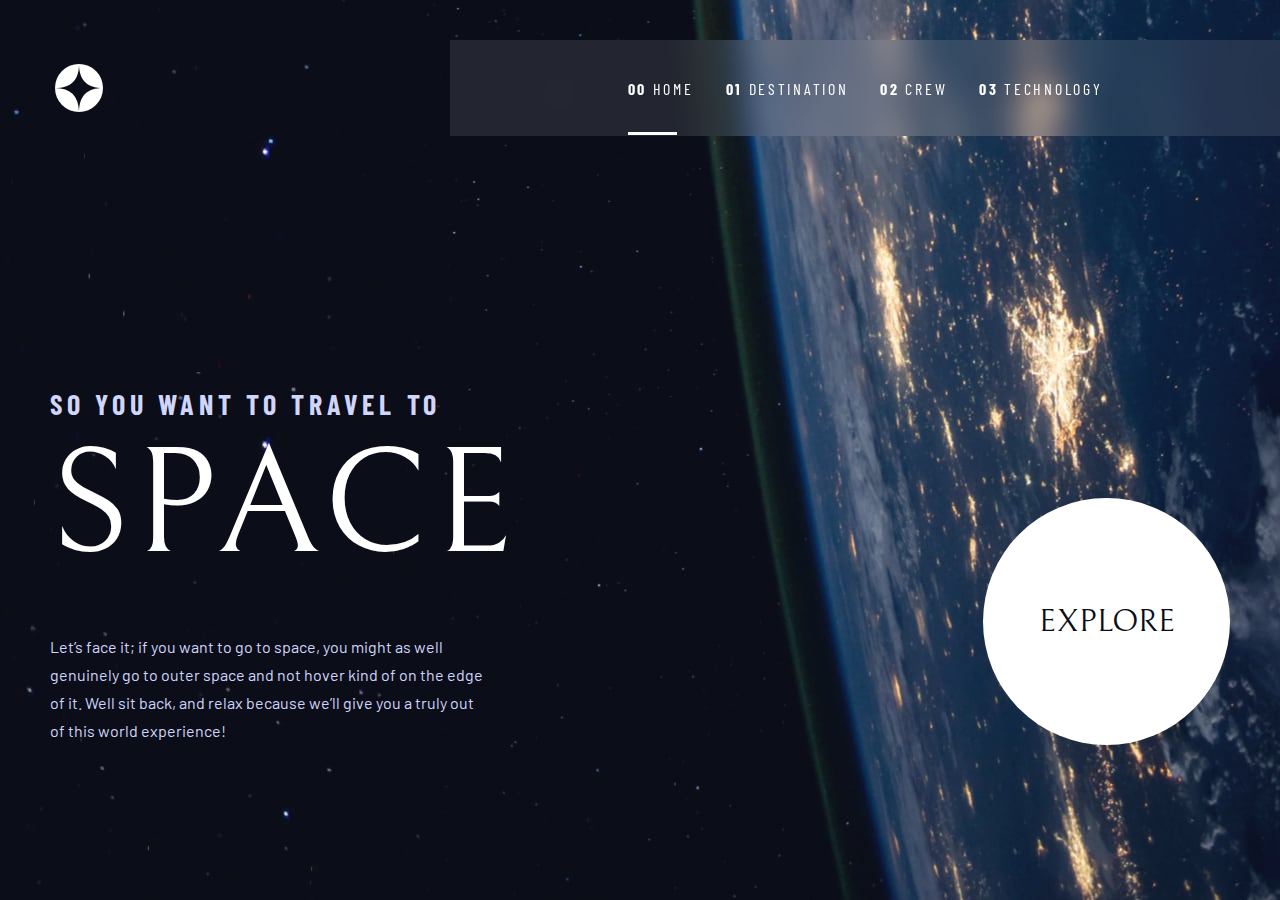
<file: index.html>
<!DOCTYPE html>
<html lang="en">
  <head>
    <!-- SEO -->

    <meta charset="UTF-8" />
    <meta name="viewport" content="width=device-width, initial-scale=1.0" />
    <title>Frontend Mentor | Space Tourism Website</title>

    <!-- Favicon -->

    <link
      rel="icon"
      type="image/png"
      sizes="32x32"
      href="./assets/favicon-32x32.png"
    />

    <!-- Google Fonts -->

    <link rel="preconnect" href="https://fonts.googleapis.com" />
    <link rel="preconnect" href="https://fonts.gstatic.com" crossorigin />
    <link
      href="https://fonts.googleapis.com/css2?family=Barlow+Condensed:ital,wght@0,400;0,700;1,400;1,700&family=Barlow:ital@0;1&family=Bellefair&display=swap"
      rel="stylesheet"
    />

    <!-- Page Styles -->

    <link rel="stylesheet" href="css/reset.css" />
    <link rel="stylesheet" href="css/utilities.css" />
    <link rel="stylesheet" href="css/global.css" />

    <link rel="stylesheet" href="css/index.css" />
  </head>
  <!-- id='swup' class='transition-fade'> -->

  <body>
    <header class="primary-header">
      <div class="primary-logo">
        <img
          src="starter-code/assets/shared/logo.svg"
          width="48"
          height="48"
          alt="Space Tourism Logo"
        />
      </div>
      <div class="primary-decorative">
        <svg viewBox="0 0 473 1">
          <path fill="#fff" d="M0 0h473v1H0z" opacity=".251" />
        </svg>
      </div>
      <nav class="primary-nav">
        <ul class="primary-nav__list">
          <li class="primary-nav__item primary-nav__item--active">
            <a href="/index.html" class="primary-nav__link">
              <span class="number">00</span>
              Home
            </a>
          </li>
          <li class="primary-nav__item">
            <a href="/destination.html" class="primary-nav__link">
              <span class="number">01</span>
              Destination
            </a>
          </li>
          <li class="primary-nav__item">
            <a href="/crew.html" class="primary-nav__link">
              <span class="number">02</span>
              Crew
            </a>
          </li>
          <li class="primary-nav__item">
            <a href="/technology-vehicle.html" class="primary-nav__link">
              <span class="number">03</span>
              Technology
            </a>
          </li>
        </ul>
      </nav>
      <nav class="mobile-nav" id="js-mobile-nav">
        <div class="mobile-nav__close" onclick="closeNav()">
          <img src="/starter-code/assets/shared/icon-close.svg" alt="" />
        </div>
        <ul class="mobile-nav__list">
          <li>
            <a href="index.html" class="primary-nav__link"
              ><span class="number">00</span> Home</a
            >
          </li>
          <li>
            <a href="destination.html" class="primary-nav__link"
              ><span class="number">01</span> Destination</a
            >
          </li>
          <li>
            <a href="crew.html" class="primary-nav__link"
              ><span class="number">02</span> Crew</a
            >
          </li>
          <li>
            <a href="technology-vehicle.html" class="primary-nav__link"
              ><span class="number">03</span> Technology</a
            >
          </li>
        </ul>
      </nav>
      <div class="primary-burger" onclick="openNav()">
        <img src="/starter-code/assets/shared/icon-hamburger.svg" alt="" />
      </div>
    </header>
    <main class="page | text-center">
      <div class="page__left | m-0auto">
        <h1 class="page__title | text-blue heading-5 text-uppercase">
          So you want to travel to
          <span class="text-white heading-1">Space</span>
        </h1>
        <p class="text-blue">
          Let&rsquo;s face it; if you want to go to space, you might as well
          genuinely go to outer space and not hover kind of on the edge of it.
          Well sit back, and relax because we&rsquo;ll give you a truly out of
          this world experience!
        </p>
      </div>

      <div class="page__right">
        <a
          href="destination.html"
          class="page__cta | text-uppercase text-center heading-4"
          >Explore</a
        >
      </div>
    </main>
    <script type="module" src="../js/app.js"></script>
  </body>
</html>
</file>
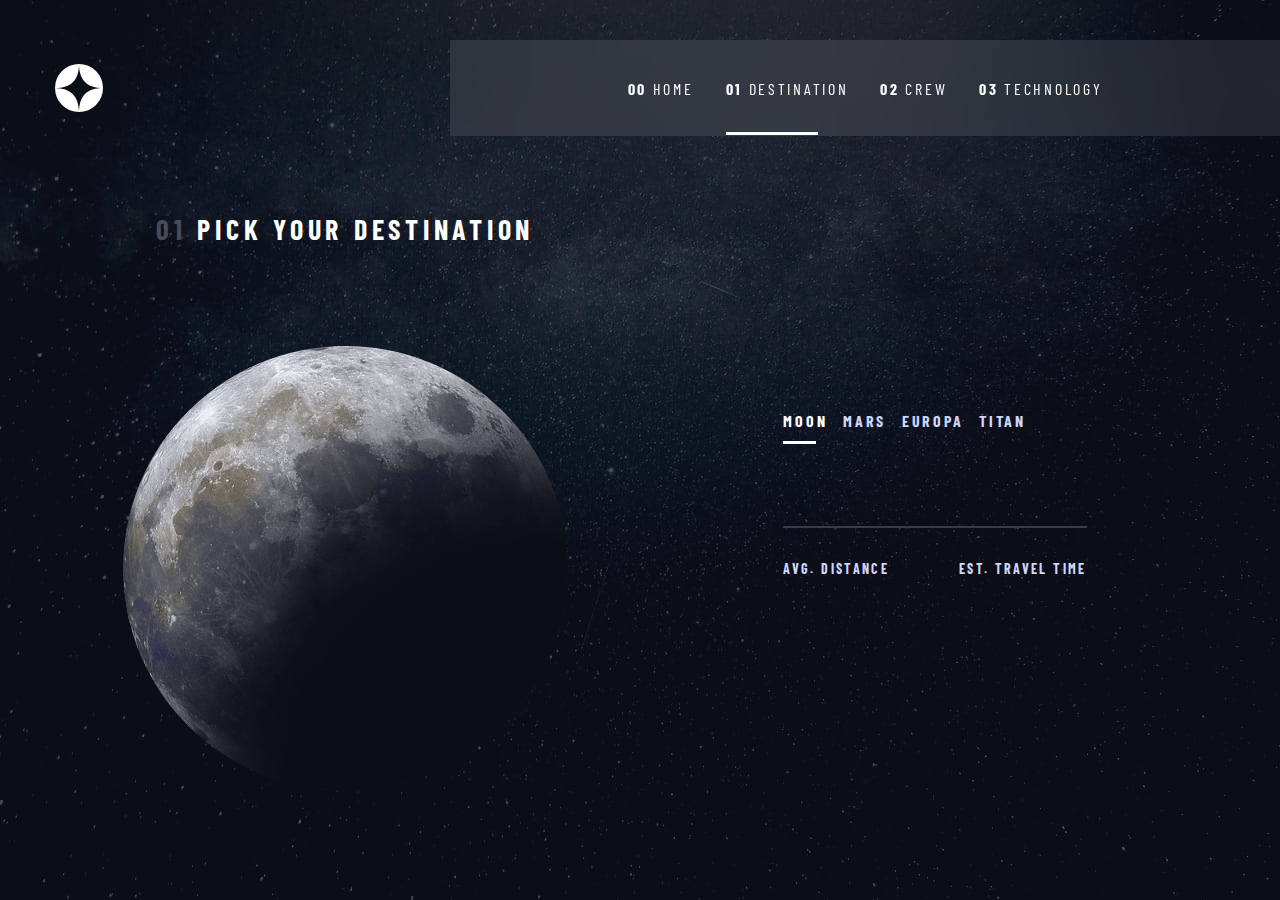
<file: destination.html>
<!DOCTYPE html>
<html lang="en">
  <head>
    <!-- SEO -->

    <meta charset="UTF-8" />
    <meta name="viewport" content="width=device-width, initial-scale=1.0" />
    <title>Frontend Mentor | Space Tourism Website</title>

    <!-- Favicon -->

    <link
      rel="icon"
      type="image/png"
      sizes="32x32"
      href="./assets/favicon-32x32.png"
    />

    <!-- Google Fonts -->

    <link rel="preconnect" href="https://fonts.googleapis.com" />
    <link rel="preconnect" href="https://fonts.gstatic.com" crossorigin />
    <link
      href="https://fonts.googleapis.com/css2?family=Barlow+Condensed:ital,wght@0,400;0,700;1,400;1,700&family=Barlow:ital@0;1&family=Bellefair&display=swap"
      rel="stylesheet"
    />

    <!-- Page Styles -->

    <link rel="stylesheet" href="css/reset.css" />
    <link rel="stylesheet" href="css/utilities.css" />
    <link rel="stylesheet" href="css/global.css" />

    <link rel="stylesheet" href="css/destination.css" />
  </head>
  <!-- id='swup' class='transition-fade'> -->

  <body>
    <header class="primary-header">
      <div class="primary-logo">
        <img
          src="starter-code/assets/shared/logo.svg"
          width="48"
          height="48"
          alt="Space Tourism Logo"
        />
      </div>
      <div class="primary-decorative">
        <svg viewBox="0 0 473 1">
          <path fill="#fff" d="M0 0h473v1H0z" opacity=".251" />
        </svg>
      </div>
      <nav class="primary-nav">
        <ul class="primary-nav__list">
          <li class="primary-nav__item">
            <a href="/index.html" class="primary-nav__link">
              <span class="number">00</span>
              Home
            </a>
          </li>
          <li class="primary-nav__item primary-nav__item--active">
            <a href="/destination.html" class="primary-nav__link">
              <span class="number">01</span>
              Destination
            </a>
          </li>
          <li class="primary-nav__item">
            <a href="/crew.html" class="primary-nav__link">
              <span class="number">02</span>
              Crew
            </a>
          </li>
          <li class="primary-nav__item">
            <a href="/technology-vehicle.html" class="primary-nav__link">
              <span class="number">03</span>
              Technology
            </a>
          </li>
        </ul>
      </nav>
      <nav class="mobile-nav" id="js-mobile-nav">
        <div class="mobile-nav__close" onclick="closeNav()">
          <img src="/starter-code/assets/shared/icon-close.svg" alt="" />
        </div>
        <ul class="mobile-nav__list">
          <li>
            <a href="index.html" class="primary-nav__link"
              ><span class="number">00</span> Home</a
            >
          </li>
          <li>
            <a href="destination.html" class="primary-nav__link"
              ><span class="number">01</span> Destination</a
            >
          </li>
          <li>
            <a href="crew.html" class="primary-nav__link"
              ><span class="number">02</span> Crew</a
            >
          </li>
          <li>
            <a href="technology-vehicle.html" class="primary-nav__link"
              ><span class="number">03</span> Technology</a
            >
          </li>
        </ul>
      </nav>
      <div class="primary-burger" onclick="openNav()">
        <img src="/starter-code/assets/shared/icon-hamburger.svg" alt="" />
      </div>
    </header>
    <main class="destination">
      <div class="destination__image">
        <h1 class="text-uppercase heading-5">
          <span class="text-white-25">01</span> Pick your destination
        </h1>
        <img
          id="image"
          src="/starter-code/assets/destination/image-moon.png"
          alt=""
        />
      </div>
      <div class="destination__info | text-center m-0auto">
        <nav class="destination__list">
          <h2 class="destination__link | tab tab--active">Moon</h2>
          <h2 class="destination__link | tab">Mars</h2>
          <h2 class="destination__link | tab">Europa</h2>
          <h2 class="destination__link | tab">Titan</h2>
        </nav>
        <h3 class="heading-2 text-uppercase" id="name"></h3>
        <p class="text-blue" id="desc"></p>

        <hr class="page-divider" />

        <div class="destination__trip-details | text-uppercase">
          <div class="destination__trip-detail">
            <h4 class="text-blue subheading-2">Avg. distance</h4>
            <p class="subheading-1" id="dist"></p>
          </div>
          <div class="destination__trip-detail">
            <h4 class="text-blue subheading-2">EST. Travel time</h4>
            <p class="subheading-1" id="time"></p>
          </div>
        </div>
      </div>
    </main>
    <script type="module" src="../js/app.js"></script>
  </body>
</html>
</file>
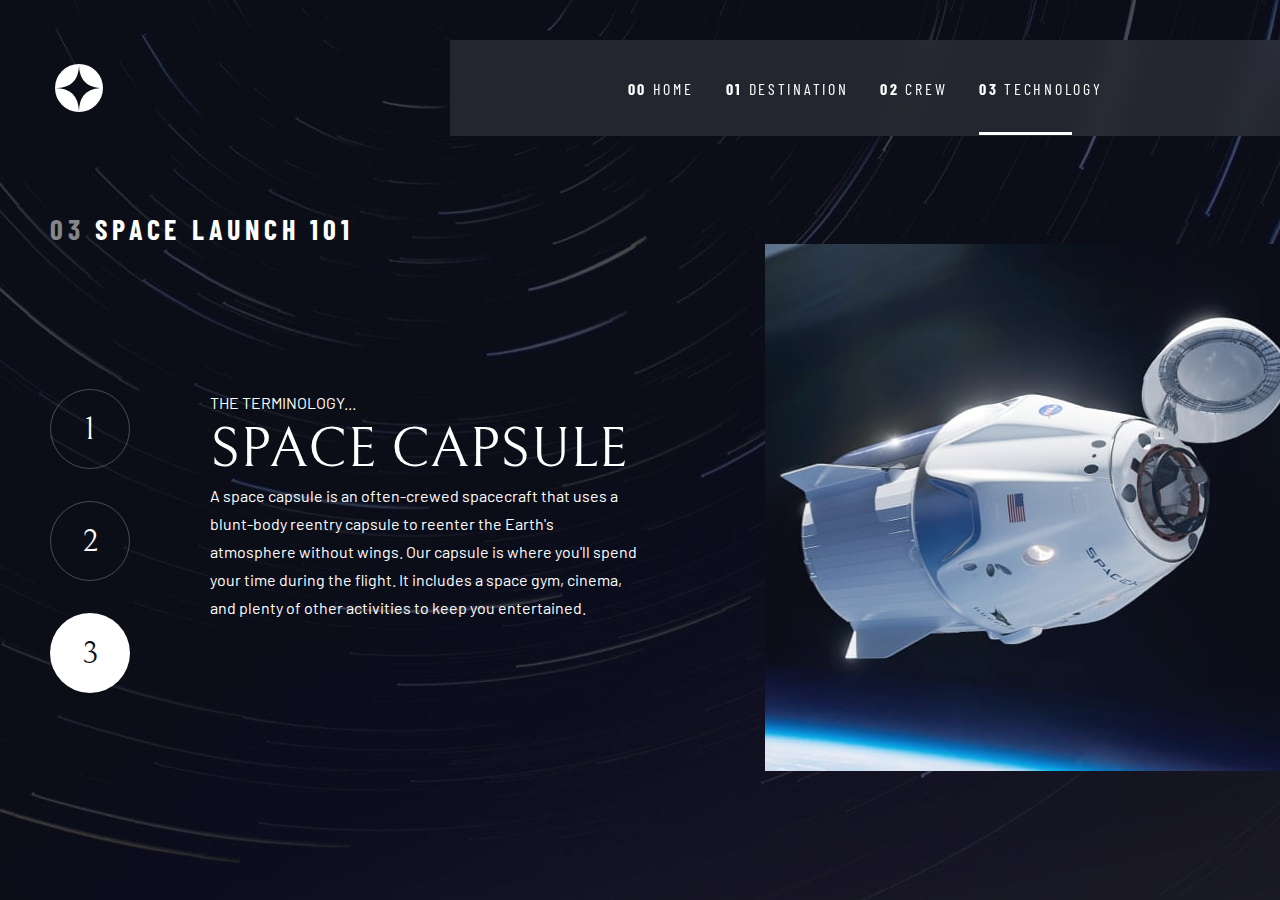
<file: technology-capsule.html>
<!DOCTYPE html>
<html lang="en">
  <head>
    <!-- SEO -->

    <meta charset="UTF-8" />
    <meta name="viewport" content="width=device-width, initial-scale=1.0" />
    <title>Frontend Mentor | Space Tourism Website</title>

    <!-- Favicon -->

    <link
      rel="icon"
      type="image/png"
      sizes="32x32"
      href="./assets/favicon-32x32.png"
    />

    <!-- Google Fonts -->

    <link rel="preconnect" href="https://fonts.googleapis.com" />
    <link rel="preconnect" href="https://fonts.gstatic.com" crossorigin />
    <link
      href="https://fonts.googleapis.com/css2?family=Barlow+Condensed:ital,wght@0,400;0,700;1,400;1,700&family=Barlow:ital@0;1&family=Bellefair&display=swap"
      rel="stylesheet"
    />

    <!-- Page Styles -->

    <link rel="stylesheet" href="css/reset.css" />
    <link rel="stylesheet" href="css/utilities.css" />
    <link rel="stylesheet" href="css/global.css" />

    <link rel="stylesheet" href="css/technology.css" />
  </head>
  <!-- id='swup' class='transition-fade'> -->

  <body>
    <header class="primary-header">
      <div class="primary-logo">
        <img
          src="starter-code/assets/shared/logo.svg"
          width="48"
          height="48"
          alt="Space Tourism Logo"
        />
      </div>
      <div class="primary-decorative">
        <svg viewBox="0 0 473 1">
          <path fill="#fff" d="M0 0h473v1H0z" opacity=".251" />
        </svg>
      </div>
      <nav class="primary-nav">
        <ul class="primary-nav__list">
          <li class="primary-nav__item">
            <a href="/index.html" class="primary-nav__link">
              <span class="number">00</span>
              Home
            </a>
          </li>
          <li class="primary-nav__item">
            <a href="/destination.html" class="primary-nav__link">
              <span class="number">01</span>
              Destination
            </a>
          </li>
          <li class="primary-nav__item">
            <a href="/crew.html" class="primary-nav__link">
              <span class="number">02</span>
              Crew
            </a>
          </li>
          <li class="primary-nav__item primary-nav__item--active">
            <a href="/technology-vehicle.html" class="primary-nav__link">
              <span class="number">03</span>
              Technology
            </a>
          </li>
        </ul>
      </nav>
      <nav class="mobile-nav" id="js-mobile-nav">
        <div class="mobile-nav__close" onclick="closeNav()">
          <img src="/starter-code/assets/shared/icon-close.svg" alt="" />
        </div>
        <ul class="mobile-nav__list">
          <li>
            <a href="index.html" class="primary-nav__link"
              ><span class="number">00</span> Home</a
            >
          </li>
          <li>
            <a href="destination.html" class="primary-nav__link"
              ><span class="number">01</span> Destination</a
            >
          </li>
          <li>
            <a href="crew.html" class="primary-nav__link"
              ><span class="number">02</span> Crew</a
            >
          </li>
          <li>
            <a href="technology-vehicle.html" class="primary-nav__link"
              ><span class="number">03</span> Technology</a
            >
          </li>
        </ul>
      </nav>
      <div class="primary-burger" onclick="openNav()">
        <img src="/starter-code/assets/shared/icon-hamburger.svg" alt="" />
      </div>
    </header>
    <main class="tech">
      <div class="tech__text">
        <h1 class="text-uppercase heading-5">
          <span class="text-white-50">03</span> Space launch 101
        </h1>

        <div class="tech__flex">
          <nav class="secondary-nav">
            <ul class="secondary-nav__list">
              <li class="secondary-nav__item">
                <a href="technology-vehicle.html">1</a>
              </li>
              <li class="secondary-nav__item">
                <a href="technology-spaceport.html">2</a>
              </li>
              <li class="secondary-nav__item secondary-nav__item--active">
                <a href="technology-capsule.html">3</a>
              </li>
            </ul>
          </nav>
          <div>
            <p class="text-uppercase">The terminology...</p>

            <h2 class="heading-3 text-uppercase">SPACE CAPSULE</h2>

            <p>
              A space capsule is an often-crewed spacecraft that uses a
              blunt-body reentry capsule to reenter the Earth's atmosphere
              without wings. Our capsule is where you'll spend your time during
              the flight. It includes a space gym, cinema, and plenty of other
              activities to keep you entertained.
            </p>
          </div>
        </div>
      </div>

      <div class="tech__image">
        <picture>
          <source
            srcset="
              /starter-code/assets/technology/image-space-capsule-portrait.jpg
            "
            media="(min-width: 1024px)"
          />
          <img
            src="/starter-code/assets/technology/image-space-capsule-landscape.jpg"
            alt=""
          />
        </picture>
      </div>
    </main>
    <script type="module" src="js/app.js"></script>
  </body>
</html>
</file>
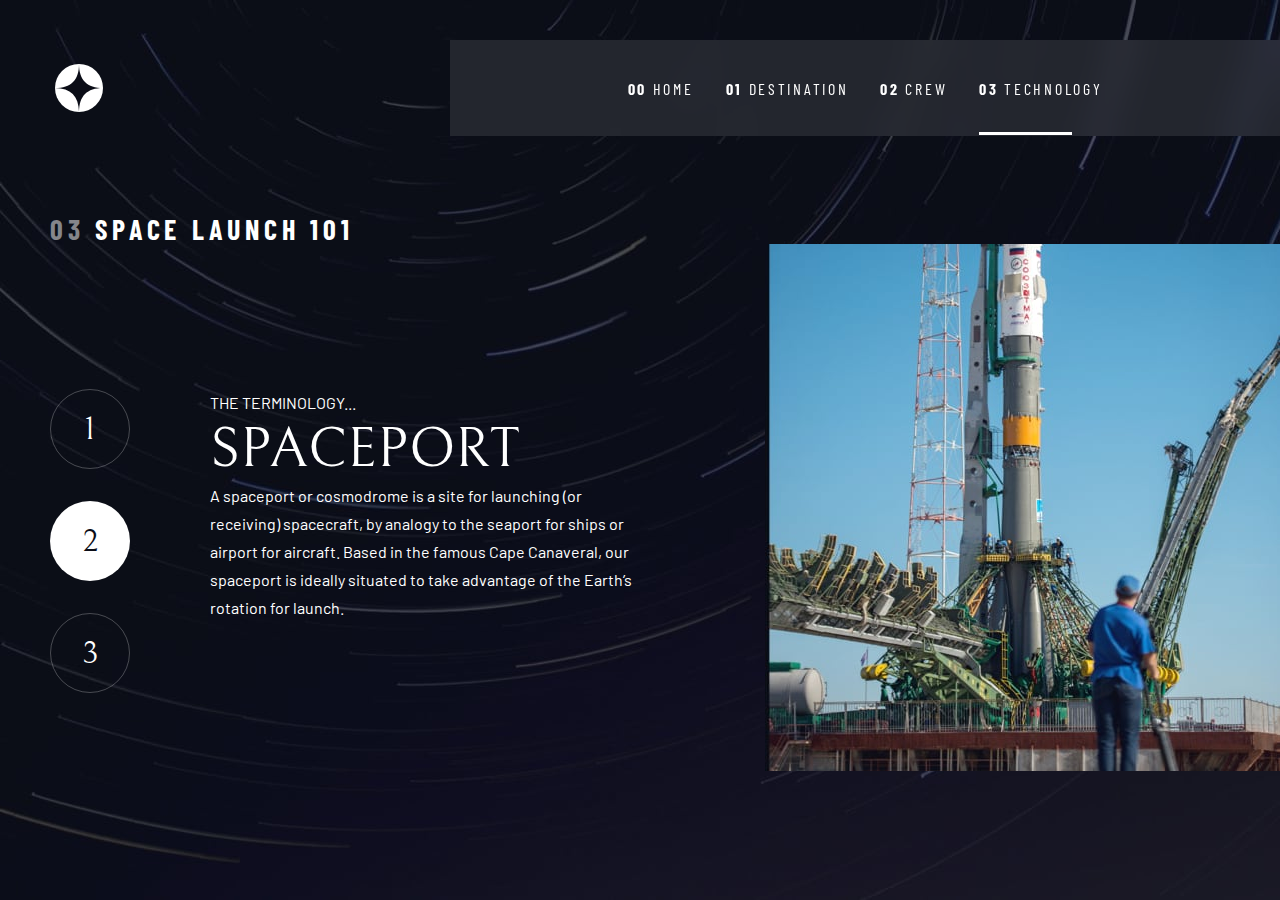
<file: technology-spaceport.html>
<!DOCTYPE html>
<html lang="en">
  <head>
    <!-- SEO -->

    <meta charset="UTF-8" />
    <meta name="viewport" content="width=device-width, initial-scale=1.0" />
    <title>Frontend Mentor | Space Tourism Website</title>

    <!-- Favicon -->

    <link
      rel="icon"
      type="image/png"
      sizes="32x32"
      href="./assets/favicon-32x32.png"
    />

    <!-- Google Fonts -->

    <link rel="preconnect" href="https://fonts.googleapis.com" />
    <link rel="preconnect" href="https://fonts.gstatic.com" crossorigin />
    <link
      href="https://fonts.googleapis.com/css2?family=Barlow+Condensed:ital,wght@0,400;0,700;1,400;1,700&family=Barlow:ital@0;1&family=Bellefair&display=swap"
      rel="stylesheet"
    />

    <!-- Page Styles -->

    <link rel="stylesheet" href="css/reset.css" />
    <link rel="stylesheet" href="css/utilities.css" />
    <link rel="stylesheet" href="css/global.css" />

    <link rel="stylesheet" href="css/technology.css" />
  </head>
  <!-- id='swup' class='transition-fade'> -->

  <body>
    <header class="primary-header">
      <div class="primary-logo">
        <img
          src="starter-code/assets/shared/logo.svg"
          width="48"
          height="48"
          alt="Space Tourism Logo"
        />
      </div>
      <div class="primary-decorative">
        <svg viewBox="0 0 473 1">
          <path fill="#fff" d="M0 0h473v1H0z" opacity=".251" />
        </svg>
      </div>
      <nav class="primary-nav">
        <ul class="primary-nav__list">
          <li class="primary-nav__item">
            <a href="/index.html" class="primary-nav__link">
              <span class="number">00</span>
              Home
            </a>
          </li>
          <li class="primary-nav__item">
            <a href="/destination.html" class="primary-nav__link">
              <span class="number">01</span>
              Destination
            </a>
          </li>
          <li class="primary-nav__item">
            <a href="/crew.html" class="primary-nav__link">
              <span class="number">02</span>
              Crew
            </a>
          </li>
          <li class="primary-nav__item primary-nav__item--active">
            <a href="/technology-vehicle.html" class="primary-nav__link">
              <span class="number">03</span>
              Technology
            </a>
          </li>
        </ul>
      </nav>
      <nav class="mobile-nav" id="js-mobile-nav">
        <div class="mobile-nav__close" onclick="closeNav()">
          <img src="/starter-code/assets/shared/icon-close.svg" alt="" />
        </div>
        <ul class="mobile-nav__list">
          <li>
            <a href="index.html" class="primary-nav__link"
              ><span class="number">00</span> Home</a
            >
          </li>
          <li>
            <a href="destination.html" class="primary-nav__link"
              ><span class="number">01</span> Destination</a
            >
          </li>
          <li>
            <a href="crew.html" class="primary-nav__link"
              ><span class="number">02</span> Crew</a
            >
          </li>
          <li>
            <a href="technology-vehicle.html" class="primary-nav__link"
              ><span class="number">03</span> Technology</a
            >
          </li>
        </ul>
      </nav>
      <div class="primary-burger" onclick="openNav()">
        <img src="/starter-code/assets/shared/icon-hamburger.svg" alt="" />
      </div>
    </header>
    <main class="tech">
      <div class="tech__text">
        <h1 class="text-uppercase heading-5">
          <span class="text-white-50">03</span> Space launch 101
        </h1>

        <div class="tech__flex">
          <nav class="secondary-nav">
            <ul class="secondary-nav__list">
              <li class="secondary-nav__item">
                <a href="technology-vehicle.html">1</a>
              </li>
              <li class="secondary-nav__item secondary-nav__item--active">
                <a href="technology-spaceport.html">2</a>
              </li>
              <li class="secondary-nav__item">
                <a href="technology-capsule.html">3</a>
              </li>
            </ul>
          </nav>
          <div>
            <p class="text-uppercase">The terminology...</p>

            <h2 class="heading-3 text-uppercase">Spaceport</h2>

            <p>
              A spaceport or cosmodrome is a site for launching (or receiving)
              spacecraft, by analogy to the seaport for ships or airport for
              aircraft. Based in the famous Cape Canaveral, our spaceport is
              ideally situated to take advantage of the Earth’s rotation for
              launch.
            </p>
          </div>
        </div>
      </div>

      <div class="tech__image">
        <picture>
          <source
            srcset="
              /starter-code/assets/technology/image-spaceport-portrait.jpg
            "
            media="(min-width: 1024px)"
          />
          <img
            src="/starter-code/assets/technology/image-spaceport-landscape.jpg"
            width="515"
            height="527"
            alt=""
          />
        </picture>
      </div>
    </main>
    <script type="module" src="js/app.js"></script>
  </body>
</html>
</file>
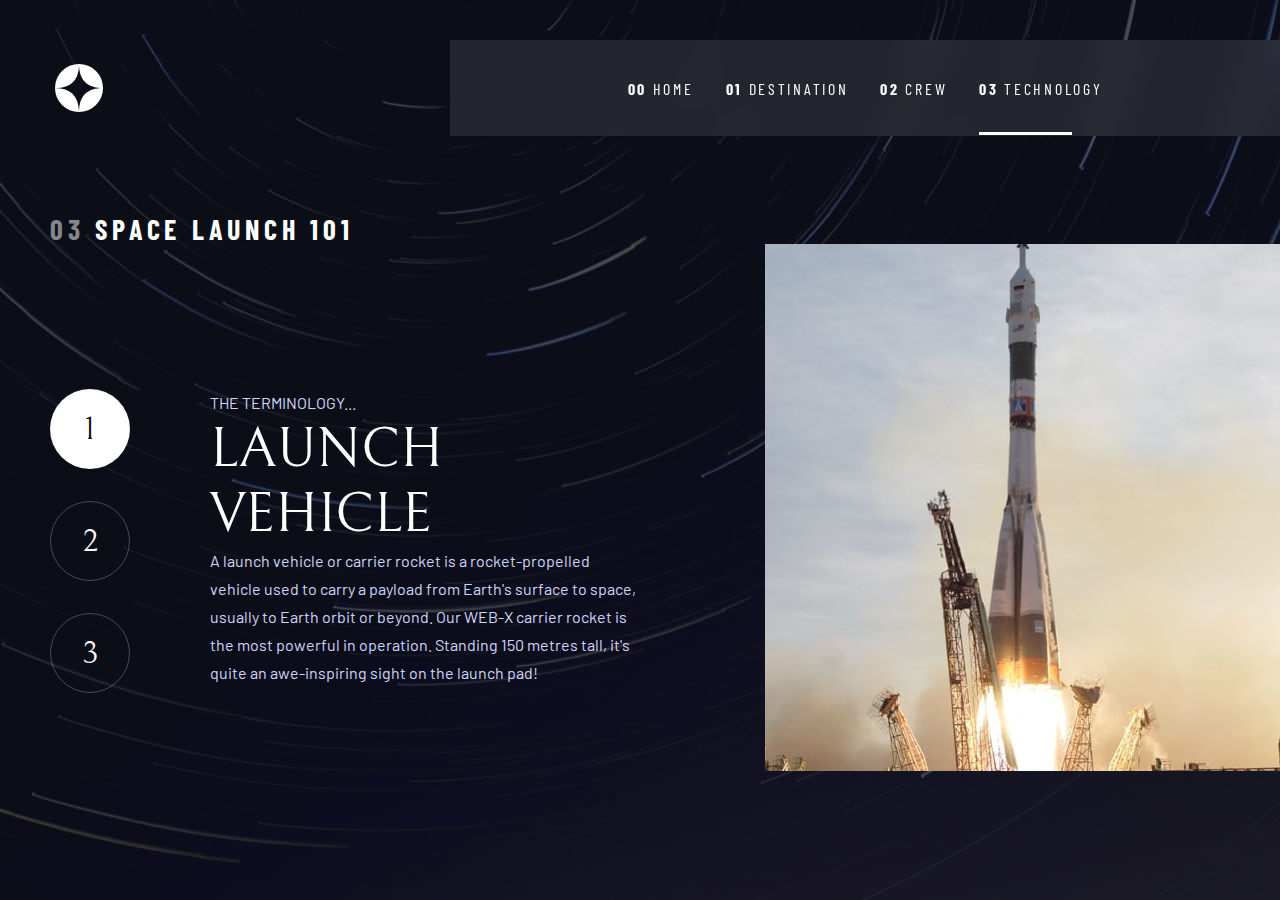
<file: technology-vehicle.html>
<!DOCTYPE html>
<html lang="en">
  <head>
    <!-- SEO -->

    <meta charset="UTF-8" />
    <meta name="viewport" content="width=device-width, initial-scale=1.0" />
    <title>Frontend Mentor | Space Tourism Website</title>

    <!-- Favicon -->

    <link
      rel="icon"
      type="image/png"
      sizes="32x32"
      href="./assets/favicon-32x32.png"
    />

    <!-- Google Fonts -->

    <link rel="preconnect" href="https://fonts.googleapis.com" />
    <link rel="preconnect" href="https://fonts.gstatic.com" crossorigin />
    <link
      href="https://fonts.googleapis.com/css2?family=Barlow+Condensed:ital,wght@0,400;0,700;1,400;1,700&family=Barlow:ital@0;1&family=Bellefair&display=swap"
      rel="stylesheet"
    />

    <!-- Page Styles -->

    <link rel="stylesheet" href="css/reset.css" />
    <link rel="stylesheet" href="css/utilities.css" />
    <link rel="stylesheet" href="css/global.css" />

    <link rel="stylesheet" href="css/technology.css" />
  </head>
  <!-- id='swup' class='transition-fade'> -->

  <body>
    <header class="primary-header">
      <div class="primary-logo">
        <img
          src="starter-code/assets/shared/logo.svg"
          width="48"
          height="48"
          alt="Space Tourism Logo"
        />
      </div>
      <div class="primary-decorative">
        <svg viewBox="0 0 473 1">
          <path fill="#fff" d="M0 0h473v1H0z" opacity=".251" />
        </svg>
      </div>
      <nav class="primary-nav">
        <ul class="primary-nav__list">
          <li class="primary-nav__item">
            <a href="/index.html" class="primary-nav__link">
              <span class="number">00</span>
              Home
            </a>
          </li>
          <li class="primary-nav__item">
            <a href="/destination.html" class="primary-nav__link">
              <span class="number">01</span>
              Destination
            </a>
          </li>
          <li class="primary-nav__item">
            <a href="/crew.html" class="primary-nav__link">
              <span class="number">02</span>
              Crew
            </a>
          </li>
          <li class="primary-nav__item primary-nav__item--active">
            <a href="/technology-vehicle.html" class="primary-nav__link">
              <span class="number">03</span>
              Technology
            </a>
          </li>
        </ul>
      </nav>
      <nav class="mobile-nav" id="js-mobile-nav">
        <div class="mobile-nav__close" onclick="closeNav()">
          <img src="/starter-code/assets/shared/icon-close.svg" alt="" />
        </div>
        <ul class="mobile-nav__list">
          <li>
            <a href="index.html" class="primary-nav__link"
              ><span class="number">00</span> Home</a
            >
          </li>
          <li>
            <a href="destination.html" class="primary-nav__link"
              ><span class="number">01</span> Destination</a
            >
          </li>
          <li>
            <a href="crew.html" class="primary-nav__link"
              ><span class="number">02</span> Crew</a
            >
          </li>
          <li>
            <a href="technology-vehicle.html" class="primary-nav__link"
              ><span class="number">03</span> Technology</a
            >
          </li>
        </ul>
      </nav>
      <div class="primary-burger" onclick="openNav()">
        <img src="/starter-code/assets/shared/icon-hamburger.svg" alt="" />
      </div>
    </header>
    <main class="tech">
      <div class="tech__text">
        <h1 class="text-uppercase heading-5">
          <span class="text-white-50">03</span> Space launch 101
        </h1>

        <div class="tech__flex">
          <nav class="secondary-nav">
            <ul class="secondary-nav__list">
              <li class="secondary-nav__item secondary-nav__item--active">
                <a href="technology-vehicle.html">1</a>
              </li>
              <li class="secondary-nav__item">
                <a href="technology-spaceport.html">2</a>
              </li>
              <li class="secondary-nav__item">
                <a href="technology-capsule.html">3</a>
              </li>
            </ul>
          </nav>
          <div>
            <p class="text-uppercase text-blue">The terminology...</p>

            <h2 class="heading-3 text-uppercase">Launch vehicle</h2>

            <p class="text-blue">
              A launch vehicle or carrier rocket is a rocket-propelled vehicle
              used to carry a payload from Earth's surface to space, usually to
              Earth orbit or beyond. Our WEB-X carrier rocket is the most
              powerful in operation. Standing 150 metres tall, it's quite an
              awe-inspiring sight on the launch pad!
            </p>
          </div>
        </div>
      </div>

      <div class="tech__image">
        <picture>
          <source
            srcset="
              /starter-code/assets/technology/image-launch-vehicle-portrait.jpg
            "
            media="(min-width: 1024px)"
          />
          <img
            src="/starter-code/assets/technology/image-launch-vehicle-landscape.jpg"
            alt=""
          />
        </picture>
      </div>
    </main>
    <script type="module" src="js/app.js"></script>
  </body>
</html>
</file>
<file: css/utilities.css>
.heading-1,
.heading-2,
.heading-3,
.heading-4,
.subheading-1 {
  font-weight: 400;
  font-family: "Bellefair", "Arial", system-ui, serif;
}

.heading-1 {
  font-size: 80px;
  font-size: 5rem;
}
@media only screen and (min-width: 40em) {
  .heading-1 {
    font-size: 150px;
    font-size: 9.375rem;
  }
}

.heading-2 {
  font-size: 56px;
  font-size: 3.5rem;
}
@media only screen and (min-width: 48em) {
  .heading-2 {
    font-size: 80px;
    font-size: 5rem;
  }
}
@media only screen and (min-width: 64em) {
  .heading-2 {
    font-size: 100px;
    font-size: 6.25rem;
  }
}

.heading-3 {
  font-size: 24px;
  font-size: 1.5rem;
}
@media only screen and (min-width: 48em) {
  .heading-3 {
    font-size: 40px;
    font-size: 2.5rem;
  }
}
@media only screen and (min-width: 64em) {
  .heading-3 {
    font-size: 56px;
    font-size: 3.5rem;
  }
}

.heading-4 {
  font-size: 20px;
  font-size: 1.25rem;
}
@media only screen and (min-width: 48em) {
  .heading-4 {
    font-size: 24px;
    font-size: 1.5rem;
  }
}
@media only screen and (min-width: 64em) {
  .heading-4 {
    font-size: 32px;
    font-size: 2rem;
  }
}

.heading-5 {
  font-family: "Barlow Condensed", "Arial", system-ui, sans-serif;
  letter-spacing: 4.75px;
  font-size: 16px;
  font-size: 1rem;
}
@media only screen and (min-width: 40em) {
  .heading-5 {
    font-size: 20px;
    font-size: 1.25rem;
  }
}
@media only screen and (min-width: 64em) {
  .heading-5 {
    font-size: 28px;
    font-size: 1.75rem;
  }
}

.subheading-1 {
  font-size: 28px;
  font-size: 1.75rem;
}

.subheading-2 {
  font-family: "Barlow Condensed", "Arial", system-ui, sans-serif;
  letter-spacing: 2.35px;
  font-size: 14px;
  font-size: 0.875rem;
}

.text-blue {
  color: #d0d6f9;
}

.text-white {
  color: #fff;
}

.text-white-50 {
  color: rgba(255, 255, 255, 0.5);
}

.text-white-25 {
  color: rgba(255, 255, 255, 0.25);
}

.text-center {
  text-align: center;
}

.text-uppercase {
  text-transform: uppercase;
}

.m-0auto {
  margin: 0 auto;
}

/*# sourceMappingURL=utilities.css.map */
</file>
<file: css/global.css>
.primary-nav__link {
  font-family: "Barlow Condensed", "Arial", system-ui, sans-serif;
  font-size: 14px;
  font-size: 0.875rem;
  letter-spacing: 2.7px;
}
@media only screen and (min-width: 48em) {
  .primary-nav__link {
    font-size: 16px;
    font-size: 1rem;
  }
}

.primary-header {
  position: relative;
  padding: 1.5rem;
  max-width: 1440px;
  width: 100%;
  display: flex;
  justify-content: space-between;
  align-items: center;
}
@media only screen and (min-width: 40em) {
  .primary-header {
    padding: 0 0 0 2.5rem;
  }
}
@media only screen and (min-width: 64em) {
  .primary-header {
    padding: 2.5rem 0 0 3.4375rem;
  }
}

.primary-decorative {
  display: none;
  position: absolute;
  left: 173px;
  z-index: 4;
  max-width: 473px;
  width: 100%;
}
@media only screen and (min-width: 90em) {
  .primary-decorative {
    display: flex;
  }
}

@media only screen and (min-width: 40em) {
  .primary-burger {
    display: none;
  }
}

.primary-nav {
  background: rgba(255, 255, 255, 0.1);
  backdrop-filter: blur(1rem);
  display: none;
  height: 96px;
  max-width: 450px;
  width: 100%;
}
@media only screen and (min-width: 40em) {
  .primary-nav {
    display: flex;
    justify-content: center;
    align-items: center;
  }
}
@media only screen and (min-width: 64em) {
  .primary-nav {
    max-width: 830px;
    width: 100%;
  }
}

.primary-nav__list {
  list-style: none;
  display: flex;
  gap: 2rem;
}

.primary-nav__item {
  position: relative;
}
.primary-nav__item :hover ::after {
  content: "";
  display: block;
  position: absolute;
  top: 53px;
  height: 3px;
  background: rgba(255, 255, 255, 0.5);
  width: 75%;
}

.number {
  display: none;
  font-weight: 700;
}
@media only screen and (min-width: 64em) {
  .number {
    display: inline-block;
  }
}

.primary-nav__item--active::after {
  content: "";
  display: block;
  position: absolute;
  top: 53px;
  height: 3px;
  background: #fff;
  width: 75%;
}

.primary-nav__link {
  text-transform: uppercase;
  text-decoration: none;
  color: #fff;
}

.mobile-nav {
  z-index: 99;
  position: fixed;
  top: 0;
  right: -100vw;
  height: 100vh;
  background: rgba(255, 255, 255, 0.1);
  backdrop-filter: blur(1rem);
  transition: all 0.35s ease;
  max-width: 254px;
  width: 100%;
  display: flex;
  flex-direction: column;
}
.mobile-nav ul {
  padding: 2rem;
  list-style: none;
  display: flex;
  justify-content: center;
  flex-direction: column;
  gap: 2.25rem;
}

.mobile-nav__close {
  align-self: flex-end;
  padding: 2rem 2rem 0 0;
}

/*# sourceMappingURL=global.css.map */
</file>
<file: css/index.css>
body {
  background-image: url("/starter-code/assets/home/background-home-mobile.jpg");
  background-repeat: no-repeat;
  background-position: top center;
}
@media only screen and (min-width: 376px) {
  body {
    background-image: url("/starter-code/assets/home/background-home-tablet.jpg");
  }
}
@media only screen and (min-width: 769px) {
  body {
    background-image: url("/starter-code/assets/home/background-home-desktop.jpg");
  }
}

.page {
  row-gap: 3rem;
  display: grid;
}
@media only screen and (min-width: 64em) {
  .page {
    text-align: left;
    row-gap: 15.6875rem;
  }
}
@media only screen and (min-width: 64em) and (min-width: 64em) {
  .page {
    display: grid;
    grid-template-columns: 50px repeat(2, 1fr) 50px;
  }
}
@media only screen and (min-width: 64em) and (min-width: 90em) {
  .page {
    display: grid;
    grid-template-columns: 165px repeat(2, auto) 165px;
  }
}

.page__left {
  display: flex;
  justify-content: center;
  flex-direction: column;
  grid-row: 2;
  gap: 2.25rem;
  max-width: 310px;
  width: 100%;
}
@media only screen and (min-width: 40em) {
  .page__left {
    max-width: 475px;
    width: 100%;
  }
}
@media only screen and (min-width: 64em) {
  .page__left {
    margin: 0;
    grid-column: 2;
    gap: 2.5rem;
    max-width: 435px;
    width: 100%;
  }
}

.page__right {
  display: flex;
  justify-content: center;
  align-items: end;
  grid-row: 3;
}
@media only screen and (min-width: 64em) {
  .page__right {
    justify-content: end;
    grid-column: 3;
  }
}

@media only screen and (min-width: 64em) {
  .page__left,
  .page__right {
    grid-row: 2;
  }
}
.page__cta {
  aspect-ratio: 1;
  background: #fff;
  border-radius: 50%;
  display: block;
  transition: all 0.35s ease;
  display: flex;
  justify-content: center;
  align-items: center;
  text-decoration: none;
  color: #0b0d17;
  max-width: 150px;
  width: 100%;
}
.page__cta:hover {
  -webkit-box-shadow: 0px 0px 0px 45px rgba(255, 255, 255, 0.1);
  -moz-box-shadow: 0px 0px 0px 45px rgba(255, 255, 255, 0.1);
  box-shadow: 0px 0px 0px 45px rgba(255, 255, 255, 0.1);
}
@media only screen and (min-width: 64em) {
  .page__cta {
    max-width: 247px;
    width: 100%;
  }
}

/*# sourceMappingURL=index.css.map */
</file>
<file: css/destination.css>
.destination__link {
  font-family: "Barlow Condensed", "Arial", system-ui, sans-serif;
  font-size: 14px;
  font-size: 0.875rem;
  letter-spacing: 2.7px;
}
@media only screen and (min-width: 48em) {
  .destination__link {
    font-size: 16px;
    font-size: 1rem;
  }
}

body {
  background-image: url("/starter-code/assets/destination/background-destination-mobile.jpg");
  background-repeat: no-repeat;
  background-position: top center;
}
@media only screen and (min-width: 376px) {
  body {
    background-image: url("/starter-code/assets/destination/background-destination-tablet.jpg");
  }
}
@media only screen and (min-width: 769px) {
  body {
    background-image: url("/starter-code/assets/destination/background-destination-desktop.jpg");
  }
}

@media only screen and (min-width: 640px) {
  .destination {
    padding-top: 2.5rem;
  }
}
@media only screen and (min-width: 64em) {
  .destination {
    padding-top: 4.75rem;
  }
}
@media only screen and (min-width: 64em) and (min-width: 64em) {
  .destination {
    display: grid;
    grid-template-columns: 50px repeat(2, 1fr) 50px;
  }
}
@media only screen and (min-width: 64em) and (min-width: 90em) {
  .destination {
    display: grid;
    grid-template-columns: 165px repeat(2, auto) 165px;
  }
}

.destination__image {
  display: flex;
  align-items: center;
  flex-direction: column;
  grid-column: 2;
  gap: 2.25rem;
}
@media only screen and (min-width: 48em) {
  .destination__image img {
    width: 300px;
    aspect-ratio: 1;
  }
}
@media only screen and (min-width: 64em) {
  .destination__image img {
    width: 445px;
    aspect-ratio: 1;
  }
}
@media only screen and (min-width: 48em) {
  .destination__image {
    gap: 4rem;
  }
}
@media only screen and (min-width: 64em) {
  .destination__image {
    gap: 6.25rem;
  }
}

.destination__info {
  justify-self: end;
  max-width: 450px;
  display: flex;
  justify-content: center;
  align-items: center;
  flex-direction: column;
  grid-column: 3;
  gap: 1.5rem;
}
@media only screen and (min-width: 64em) {
  .destination__info {
    text-align: left;
    align-items: start;
    gap: 2rem;
  }
}

.destination__list {
  display: flex;
  gap: 1rem;
}

.destination__link {
  position: relative;
  text-transform: uppercase;
  text-decoration: none;
  color: #d0d6f9;
}

.tab--active {
  color: #fff;
}

.destination__link:hover {
  cursor: pointer;
}

.destination__link:not(.tab--active):hover::after {
  content: "";
  display: block;
  position: absolute;
  top: 30px;
  height: 3px;
  background: rgba(255, 255, 255, 0.5);
  width: 75%;
}

.tab--active::after {
  content: "";
  display: block;
  position: absolute;
  top: 30px;
  height: 3px;
  background: #fff;
  width: 75%;
}

.destination__trip-details {
  display: flex;
  align-items: center;
  flex-direction: column;
  gap: 2.25rem;
}
@media only screen and (min-width: 48em) {
  .destination__trip-details {
    flex-direction: row;
    gap: 4.375rem;
  }
}

.destination__trip-detail {
  display: flex;
  flex-direction: column;
  gap: 1rem;
}

.page-divider {
  height: 1px;
  border-style: solid;
  border-color: #383b4b;
  background-color: #383b4b;
  color: #383b4b;
  width: 100%;
}

/*# sourceMappingURL=destination.css.map */
</file>
<file: css/technology.css>
.secondary-nav__item a {
  font-weight: 400;
  font-family: "Bellefair", "Arial", system-ui, serif;
}

.secondary-nav__item a {
  font-size: 20px;
  font-size: 1.25rem;
}
@media only screen and (min-width: 48em) {
  .secondary-nav__item a {
    font-size: 24px;
    font-size: 1.5rem;
  }
}
@media only screen and (min-width: 64em) {
  .secondary-nav__item a {
    font-size: 32px;
    font-size: 2rem;
  }
}

body {
  background-image: url("/starter-code/assets/technology/background-technology-mobile.jpg");
  background-repeat: no-repeat;
  background-position: top center;
}
@media only screen and (min-width: 376px) {
  body {
    background-image: url("/starter-code/assets/technology/background-technology-tablet.jpg");
  }
}
@media only screen and (min-width: 769px) {
  body {
    background-image: url("/starter-code/assets/technology/background-technology-desktop.jpg");
  }
}

.tech {
  display: flex;
  flex-direction: column-reverse;
}
@media only screen and (min-width: 64em) {
  .tech {
    display: grid;
    grid-template-columns: 50px repeat(2, 1fr) 50px;
  }
}
@media only screen and (min-width: 90em) {
  .tech {
    display: grid;
    grid-template-columns: 165px repeat(2, auto) 165px;
  }
}
@media only screen and (min-width: 64em) {
  .tech {
    padding-top: 4.75rem;
  }
}

.tech__flex {
  margin: 0 auto;
  max-width: 327px;
  width: 100%;
  display: flex;
  flex-direction: column;
  gap: 1rem;
}
@media only screen and (min-width: 48em) {
  .tech__flex {
    gap: 2rem;
    max-width: 458px;
    width: 100%;
  }
}
@media only screen and (min-width: 64em) {
  .tech__flex {
    margin: 0;
    max-width: none;
    flex-direction: row;
    gap: 5rem;
  }
}

@media only screen and (min-width: 64em) {
  .tech__flex,
  .tech__image {
    padding-top: 8.9375rem;
  }
}
.tech__text {
  margin: 0 auto;
  text-align: center;
  grid-column: 2;
  max-width: 645px;
  width: 100%;
}
@media only screen and (min-width: 64em) {
  .tech__text {
    text-align: left;
  }
}

.secondary-nav__list {
  padding-top: 2rem;
  list-style: none;
  display: flex;
  justify-content: center;
  flex-direction: row;
  gap: 1rem;
}
@media only screen and (min-width: 64em) {
  .secondary-nav__list {
    padding: 0;
    display: flex;
    flex-direction: column;
    gap: 2rem;
  }
}

.secondary-nav__item a {
  aspect-ratio: 1;
  border: 1px solid rgba(255, 255, 255, 0.25);
  border-radius: 50%;
  cursor: pointer;
  text-align: center;
  width: 40px;
  display: flex;
  justify-content: center;
  align-items: center;
  text-decoration: none;
  color: #fff;
}
@media only screen and (min-width: 48em) {
  .secondary-nav__item a {
    width: 60px;
  }
}
@media only screen and (min-width: 64em) {
  .secondary-nav__item a {
    width: 80px;
  }
}

.secondary-nav__item--active a {
  background: #fff;
  color: #0b0d17;
}

.tech__image {
  margin-left: auto;
  padding-block: 2rem;
  grid-column: 3/span 2;
}
@media only screen and (min-width: 64em) {
  .tech__image {
    padding: 0;
    padding-top: 2rem;
  }
}

/*# sourceMappingURL=technology.css.map */
</file>
